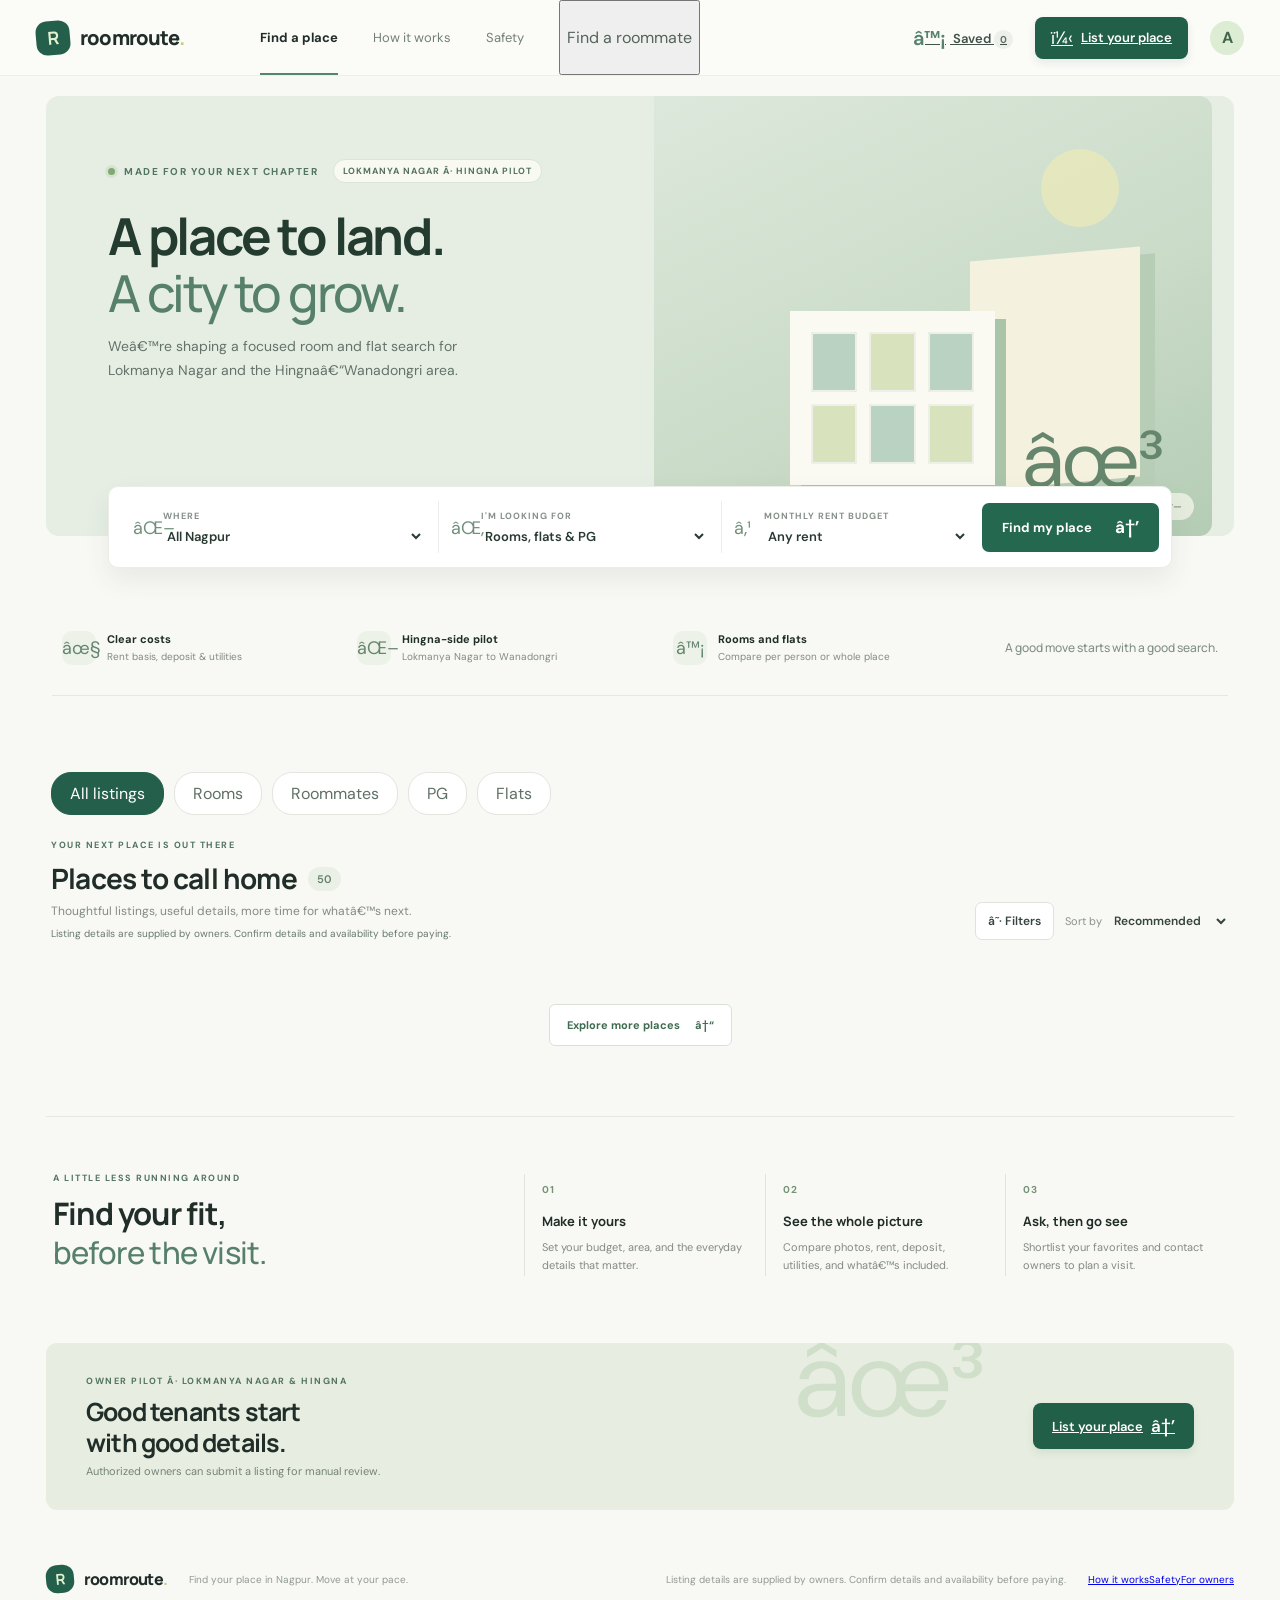
<file: index.html>
<!doctype html>
<html lang="en">
  <head>
    <meta charset="UTF-8" />
    <meta name="viewport" content="width=device-width, initial-scale=1.0" />
    <meta name="theme-color" content="#f6f7f2" />
    <meta name="description" content="Explore rooms and flats around Lokmanya Nagar, Digdoh, Wanadongri, and Hingna Road. Compare rent basis, deposit, utilities, and furnishing." />
    <title>RoomRoute â€” Find your place in Nagpur</title>
    <link rel="preconnect" href="https://fonts.googleapis.com" />
    <link rel="preconnect" href="https://fonts.gstatic.com" crossorigin />
    <link href="https://fonts.googleapis.com/css2?family=DM+Sans:wght@400;500;600;700&family=Manrope:wght@500;600;700;800&display=swap" rel="stylesheet" />
    <link rel="stylesheet" href="styles.css?v=20261028a" />
  </head>
  <body>
    <header class="topbar">
      <a class="brand" href="#" aria-label="RoomRoute home"><span class="brand-icon">R</span><span>roomroute<span class="brand-dot">.</span></span></a>
      <nav class="main-nav" aria-label="Main navigation"><a class="nav-link active" href="/">Find a place</a><a class="nav-link" href="/how-it-works.html">How it works</a><a class="nav-link" href="/safety.html">Safety</a><button class="nav-link" id="roommateMode" type="button">Find a roommate</button></nav>
      <div class="top-actions"><a class="saved-link" href="/saved.html"><span>â™¡</span> Saved <b id="savedCount">0</b></a><a class="owner-button" href="/owners.html"><span class="owner-plus">ï¼‹</span> List your place</a><button class="avatar" id="avatarButton" aria-label="Sign in or create an account">A</button></div>
      <button class="mobile-menu" id="mobileMenu" aria-label="Open menu">â˜°</button>
    </header>
    <main>
      <section class="hero" id="homes">
        <div class="hero-copy"><div class="eyebrow"><span class="live-dot"></span> MADE FOR YOUR NEXT CHAPTER <span class="city-pill">LOKMANYA NAGAR Â· HINGNA PILOT</span></div><h1>A place to land.<br /><em>A city to grow.</em></h1><p>Weâ€™re shaping a focused room and flat search for Lokmanya Nagar and the Hingnaâ€“Wanadongri area.</p></div>
        <div class="hero-art" aria-hidden="true"><div class="sun"></div><div class="building building-back"></div><div class="building building-front"><i></i><i></i><i></i><i></i><i></i><i></i></div><div class="plant">âœ³</div><div class="art-label">A better way to find home <span>â†—</span></div></div>
        <div class="search-panel"><label class="search-field location-field"><span class="field-icon">âŒ–</span><span class="field-label">WHERE</span><select id="areaFilter" aria-label="Choose Nagpur area"><option value="">All Nagpur</option></select></label><label class="search-field"><span class="field-icon">âŒ‚</span><span class="field-label">I'M LOOKING FOR</span><select id="typeFilter" aria-label="Property type"><option value="">Rooms, flats & PG</option><option value="Private room">Private room</option><option value="Shared room">Shared room</option><option value="PG accommodation">PG accommodation</option><option value="Roommate wanted">Roommate wanted</option><option value="1 BHK flat">1 BHK flat</option><option value="2 BHK flat">2 BHK flat</option></select></label><label class="search-field budget-field"><span class="field-icon">â‚¹</span><span class="field-label">MONTHLY RENT BUDGET</span><select id="budgetFilter" aria-label="Maximum monthly rent"><option value="">Any rent</option><option value="8000">Up to â‚¹8,000</option><option value="12000">Up to â‚¹12,000</option><option value="18000">Up to â‚¹18,000</option><option value="25000">Up to â‚¹25,000</option></select></label><button class="search-button" id="searchButton">Find my place <span>â†’</span></button></div>
      </section>
      <section class="trust-strip"><div><span class="trust-icon">âœ§</span><span><b>Clear costs</b><small>Rent basis, deposit & utilities</small></span></div><div><span class="trust-icon">âŒ–</span><span><b>Hingna-side pilot</b><small>Lokmanya Nagar to Wanadongri</small></span></div><div><span class="trust-icon">â™¡</span><span><b>Rooms and flats</b><small>Compare per person or whole place</small></span></div><div class="trust-note">A good move starts with a good search.</div></section>
      <section class="listing-section" id="listingSection"><div class="category-tabs" role="tablist" aria-label="Home type"><button class="category-tab active" type="button" data-category="all" role="tab" aria-selected="true">All listings</button><button class="category-tab" type="button" data-category="rooms" role="tab" aria-selected="false">Rooms</button><button class="category-tab" type="button" data-category="roommates" role="tab" aria-selected="false">Roommates</button><button class="category-tab" type="button" data-category="pg" role="tab" aria-selected="false">PG</button><button class="category-tab" type="button" data-category="flats" role="tab" aria-selected="false">Flats</button></div><div class="section-heading"><div><div class="eyebrow small-eyebrow">YOUR NEXT PLACE IS OUT THERE</div><h2 id="resultsTitle">Places to call home <span class="count-pill" id="resultCount">50</span></h2><p>Thoughtful listings, useful details, more time for whatâ€™s next.</p><p class="preview-label" id="inventoryNotice">Listing details are supplied by owners. Confirm details and availability before paying.</p></div><div class="sort-wrap"><button class="filter-button" id="filterToggle">â˜· <span>Filters</span><b id="filterBadge" hidden>0</b></button><label class="sort-select">Sort by <select id="sortFilter"><option value="recommended">Recommended</option><option value="rent-low">Rent: low to high</option><option value="rent-high">Rent: high to low</option><option value="newest">Recently added</option></select></label></div></div>
        <div class="filter-drawer" id="filterDrawer" hidden><label>Room setup<select id="setupFilter"><option value="">Any setup</option><option>Private</option><option>Shared</option></select></label><label>Furnishing<select id="furnishFilter"><option value="">Any</option><option>Fully furnished</option><option>Semi furnished</option><option>Unfurnished</option></select></label><label>Household preference<select id="genderFilter"><option value="">Any</option><option value="women">Women</option><option value="men">Men</option></select></label><label>Step-free access<select id="accessibleFilter"><option value="">Any</option><option value="yes">Accessible</option></select></label><label>Pets<select id="petsFilter"><option value="">Any</option><option value="yes">Pet friendly</option></select></label><label>Students<select id="studentsFilter"><option value="">Any</option><option value="yes">Student eligible</option></select></label><label>Laundry<select id="laundryFilter"><option value="">Any</option><option value="yes">Laundry available</option></select></label><label>Air conditioning<select id="acFilter"><option value="">Any</option><option value="yes">Air conditioning</option></select></label><label>Parking<select id="parkingFilter"><option value="">Any</option><option value="yes">Parking available</option></select></label><label>Utilities<select id="utilityFilter"><option value="">Any</option><option value="included">Electricity included</option><option value="separate">Separate electricity bill</option></select></label><button id="clearFilters" class="clear-button">Clear all</button></div>
        <div class="active-filters" id="activeFilters"></div><div class="listing-grid" id="listingGrid" aria-live="polite"></div><div class="empty-state" id="emptyState" hidden><span>âŒ‚</span><h3>No places match just yet</h3><p>Try widening your budget or clearing a filter.</p><button class="text-button" id="emptyClear">Clear all filters â†’</button></div><button class="load-more" id="loadMore">Explore more places <span>â†“</span></button>
      </section>
      <section class="how-section" id="how"><div><div class="eyebrow small-eyebrow">A LITTLE LESS RUNNING AROUND</div><h2>Find your fit,<br /><em>before the visit.</em></h2></div><div class="how-steps"><article><span>01</span><h3>Make it yours</h3><p>Set your budget, area, and the everyday details that matter.</p></article><article><span>02</span><h3>See the whole picture</h3><p>Compare photos, rent, deposit, utilities, and whatâ€™s included.</p></article><article><span>03</span><h3>Ask, then go see</h3><p>Shortlist your favorites and contact owners to plan a visit.</p></article></div></section>
      <section class="owner-cta"><div><div class="eyebrow small-eyebrow">OWNER PILOT Â· LOKMANYA NAGAR & HINGNA</div><h2>Good tenants start<br />with good details.</h2><p>Authorized owners can submit a listing for manual review.</p></div><a class="owner-button large" href="/owners.html">List your place <span>â†’</span></a><div class="cta-spark">âœ³</div></section>
    </main>
    <footer><a class="brand" href="/"><span class="brand-icon">R</span><span>roomroute<span class="brand-dot">.</span></span></a><span>Find your place in Nagpur. Move at your pace.</span><span class="demo-disclaimer" id="demoDisclaimer">Listing details are supplied by owners. Confirm details and availability before paying.</span><nav aria-label="Footer"><a href="/how-it-works.html">How it works</a><a href="/safety.html">Safety</a><a href="/owners.html">For owners</a></nav></footer>
    <div class="toast" id="toast" role="status" aria-live="polite"></div>
    <div class="modal-backdrop" id="modalBackdrop" hidden><section class="modal" role="dialog" aria-modal="true" aria-labelledby="modalTitle"><button class="modal-close" id="modalClose" aria-label="Close">Ã—</button><div id="modalContent"></div></section></div>
    <script src="app.js?v=20261028a"></script>
  </body>
</html>
</file>
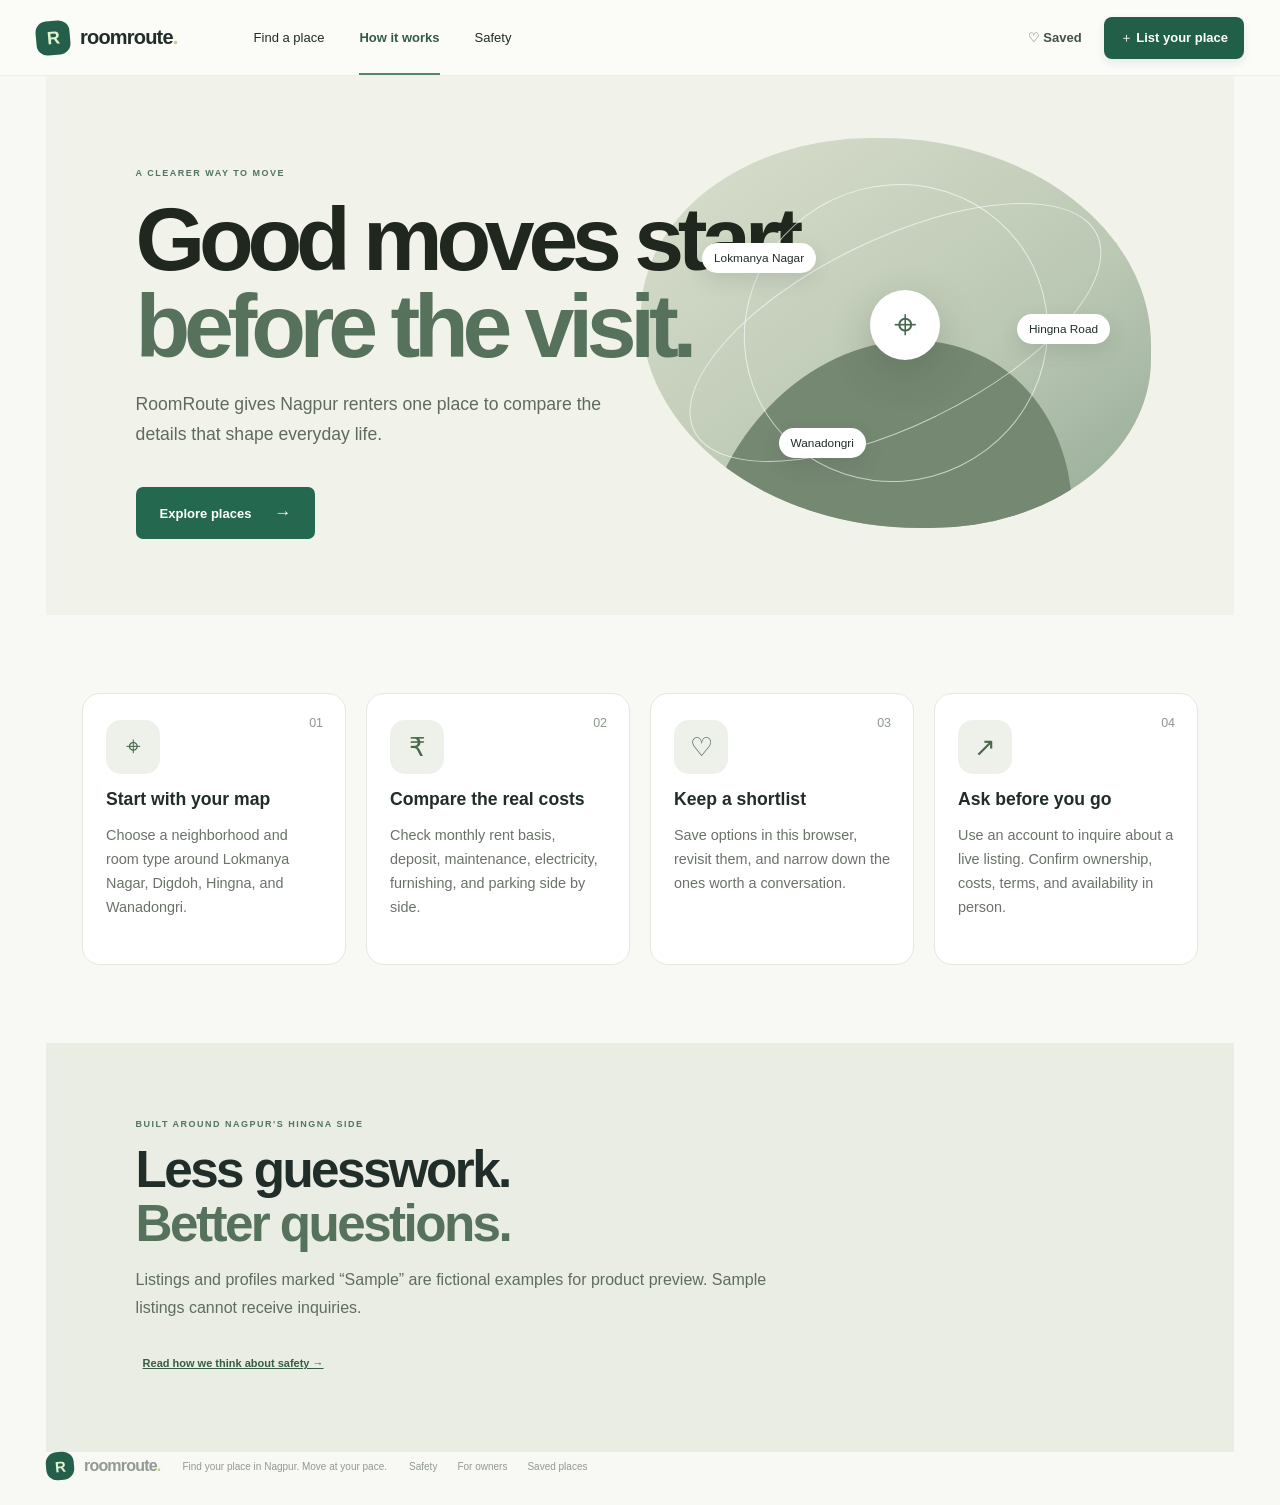
<file: how-it-works.html>
<!doctype html>
<html lang="en"><head><meta charset="UTF-8"><meta name="viewport" content="width=device-width, initial-scale=1"><meta name="description" content="A clear, simple way to search rooms and flats around Nagpur's Hingna side."><meta name="theme-color" content="#f6f7f2"><title>How RoomRoute works — RoomRoute Nagpur</title><link rel="stylesheet" href="styles.css?v=20261027a"><link rel="stylesheet" href="pages.css?v=20261027a"></head><body class="brand-page process-page">
<header class="topbar"><a class="brand" href="/"><span class="brand-icon">R</span><span>roomroute<span class="brand-dot">.</span></span></a><nav class="main-nav" aria-label="Main navigation"><a class="nav-link" href="/">Find a place</a><a class="nav-link active" href="/how-it-works.html">How it works</a><a class="nav-link" href="/safety.html">Safety</a></nav><div class="top-actions"><a class="saved-link" href="/saved.html">♡ Saved</a><a class="owner-button" href="/owners.html">＋ List your place</a></div><button class="mobile-menu" aria-label="Open menu">☰</button></header>
<main><section class="subhero"><div class="eyebrow small-eyebrow">A CLEARER WAY TO MOVE</div><h1>Good moves start<br><em>before the visit.</em></h1><p>RoomRoute gives Nagpur renters one place to compare the details that shape everyday life.</p><a class="search-button page-cta" href="/#homes">Explore places <span>→</span></a><div class="process-art" aria-hidden="true"><div class="process-orbit orbit-one"></div><div class="process-orbit orbit-two"></div><div class="process-pin">⌖</div><span class="orbit-label label-a">Lokmanya Nagar</span><span class="orbit-label label-b">Hingna Road</span><span class="orbit-label label-c">Wanadongri</span></div></section>
<section class="process-grid"><article><span class="step-number">01</span><div class="step-icon">⌖</div><h2>Start with your map</h2><p>Choose a neighborhood and room type around Lokmanya Nagar, Digdoh, Hingna, and Wanadongri.</p></article><article><span class="step-number">02</span><div class="step-icon">₹</div><h2>Compare the real costs</h2><p>Check monthly rent basis, deposit, maintenance, electricity, furnishing, and parking side by side.</p></article><article><span class="step-number">03</span><div class="step-icon">♡</div><h2>Keep a shortlist</h2><p>Save options in this browser, revisit them, and narrow down the ones worth a conversation.</p></article><article><span class="step-number">04</span><div class="step-icon">↗</div><h2>Ask before you go</h2><p>Use an account to inquire about a live listing. Confirm ownership, costs, terms, and availability in person.</p></article></section>
<section class="page-note"><div class="eyebrow small-eyebrow">BUILT AROUND NAGPUR'S HINGNA SIDE</div><h2>Less guesswork.<br><em>Better questions.</em></h2><p>Listings and profiles marked “Sample” are fictional examples for product preview. Sample listings cannot receive inquiries.</p><a class="text-button" href="/safety.html">Read how we think about safety →</a></section></main><footer><a class="brand" href="/"><span class="brand-icon">R</span><span>roomroute<span class="brand-dot">.</span></span></a><span>Find your place in Nagpur. Move at your pace.</span><nav aria-label="Footer"><a href="/safety.html">Safety</a><a href="/owners.html">For owners</a><a href="/saved.html">Saved places</a></nav></footer><script src="nav.js?v=20261027a"></script><script src="nav.js?v=20261027a"></script></body></html>
</file>
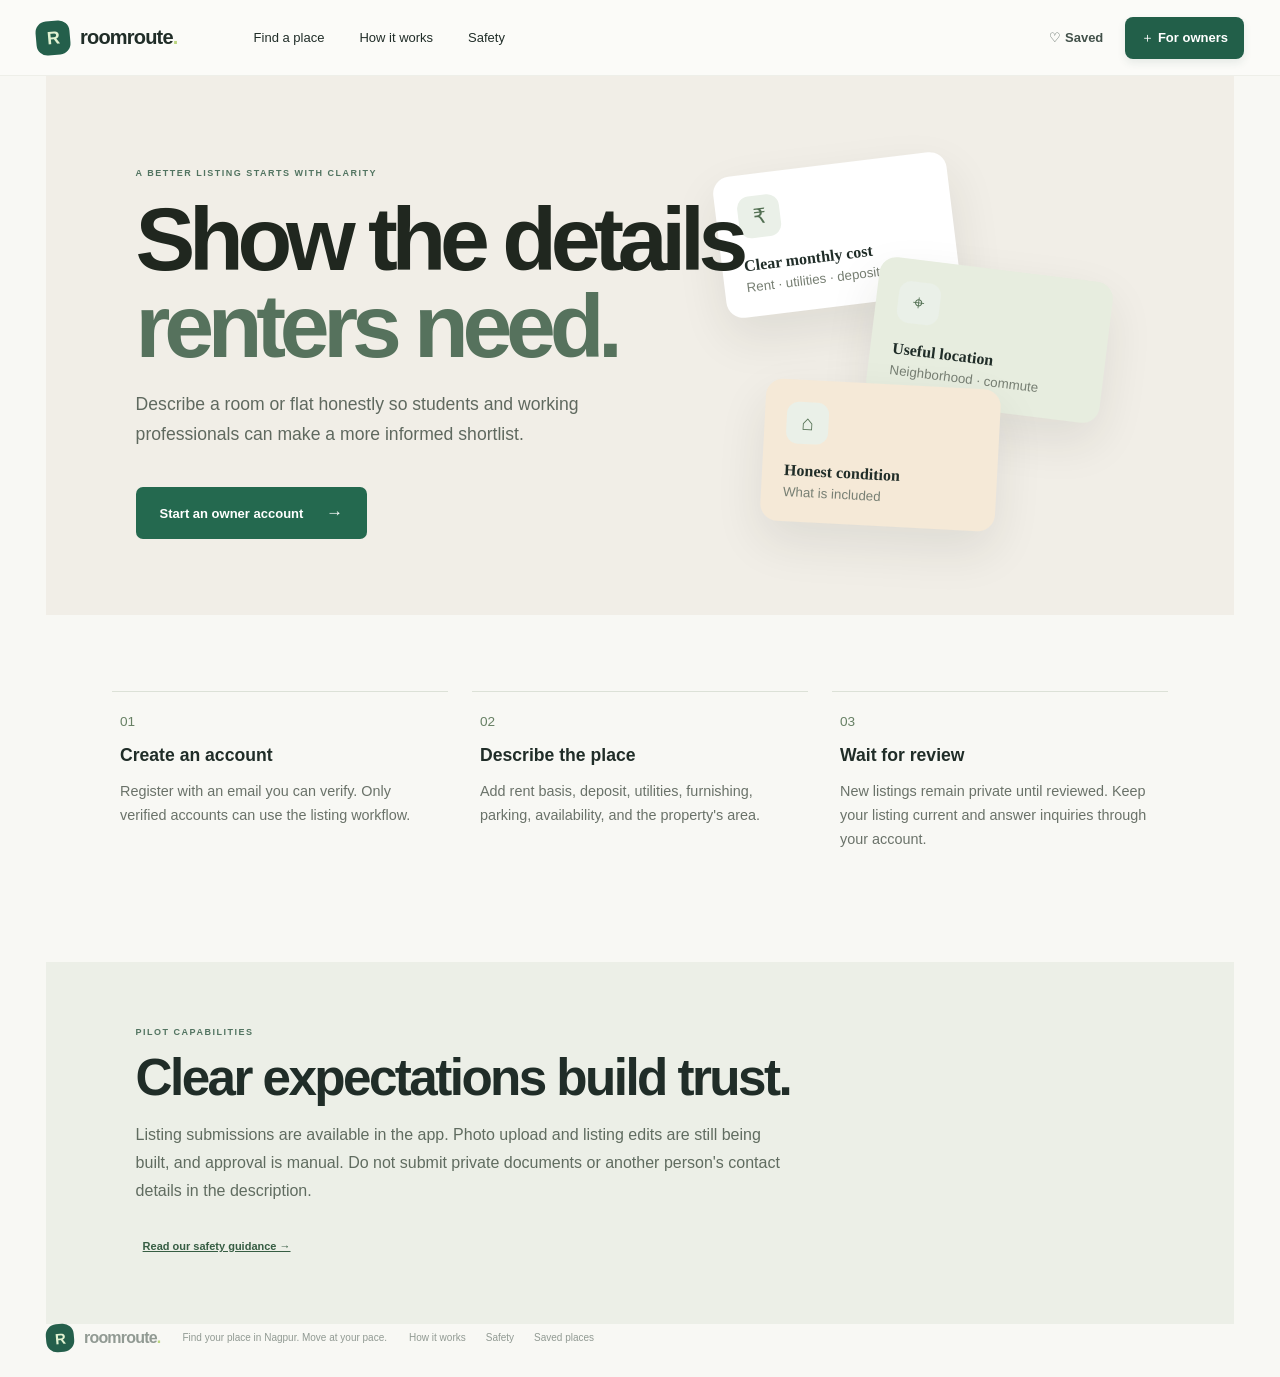
<file: owners.html>
<!doctype html>
<html lang="en"><head><meta charset="UTF-8"><meta name="viewport" content="width=device-width, initial-scale=1"><meta name="description" content="Share a clear room or flat listing with Nagpur renters through RoomRoute."><meta name="theme-color" content="#f6f7f2"><title>For owners — RoomRoute Nagpur</title><link rel="stylesheet" href="styles.css?v=20261027a"><link rel="stylesheet" href="pages.css?v=20261027a"></head><body class="brand-page owners-page">
<header class="topbar"><a class="brand" href="/"><span class="brand-icon">R</span><span>roomroute<span class="brand-dot">.</span></span></a><nav class="main-nav" aria-label="Main navigation"><a class="nav-link" href="/">Find a place</a><a class="nav-link" href="/how-it-works.html">How it works</a><a class="nav-link" href="/safety.html">Safety</a></nav><div class="top-actions"><a class="saved-link" href="/saved.html">♡ Saved</a><a class="owner-button" href="/owners.html" aria-current="page">＋ For owners</a></div><button class="mobile-menu" aria-label="Open menu">☰</button></header>
<main><section class="subhero owner-hero"><div class="eyebrow small-eyebrow">A BETTER LISTING STARTS WITH CLARITY</div><h1>Show the details<br><em>renters need.</em></h1><p>Describe a room or flat honestly so students and working professionals can make a more informed shortlist.</p><a class="search-button page-cta" href="/?join=owner">Start an owner account <span>→</span></a><div class="owner-art" aria-hidden="true"><div class="owner-art-card"><span>₹</span><b>Clear monthly cost</b><small>Rent · utilities · deposit</small></div><div class="owner-art-card second"><span>⌖</span><b>Useful location</b><small>Neighborhood · commute</small></div><div class="owner-art-card third"><span>⌂</span><b>Honest condition</b><small>What is included</small></div></div></section>
<section class="owner-steps"><article><span>01</span><h2>Create an account</h2><p>Register with an email you can verify. Only verified accounts can use the listing workflow.</p></article><article><span>02</span><h2>Describe the place</h2><p>Add rent basis, deposit, utilities, furnishing, parking, availability, and the property's area.</p></article><article><span>03</span><h2>Wait for review</h2><p>New listings remain private until reviewed. Keep your listing current and answer inquiries through your account.</p></article></section>
<section class="owner-limits"><div class="eyebrow small-eyebrow">PILOT CAPABILITIES</div><h2>Clear expectations build trust.</h2><p>Listing submissions are available in the app. Photo upload and listing edits are still being built, and approval is manual. Do not submit private documents or another person's contact details in the description.</p><a class="text-button" href="/safety.html">Read our safety guidance →</a></section></main><footer><a class="brand" href="/"><span class="brand-icon">R</span><span>roomroute<span class="brand-dot">.</span></span></a><span>Find your place in Nagpur. Move at your pace.</span><nav aria-label="Footer"><a href="/how-it-works.html">How it works</a><a href="/safety.html">Safety</a><a href="/saved.html">Saved places</a></nav></footer><script src="nav.js?v=20261027a"></script></body></html>
</file>
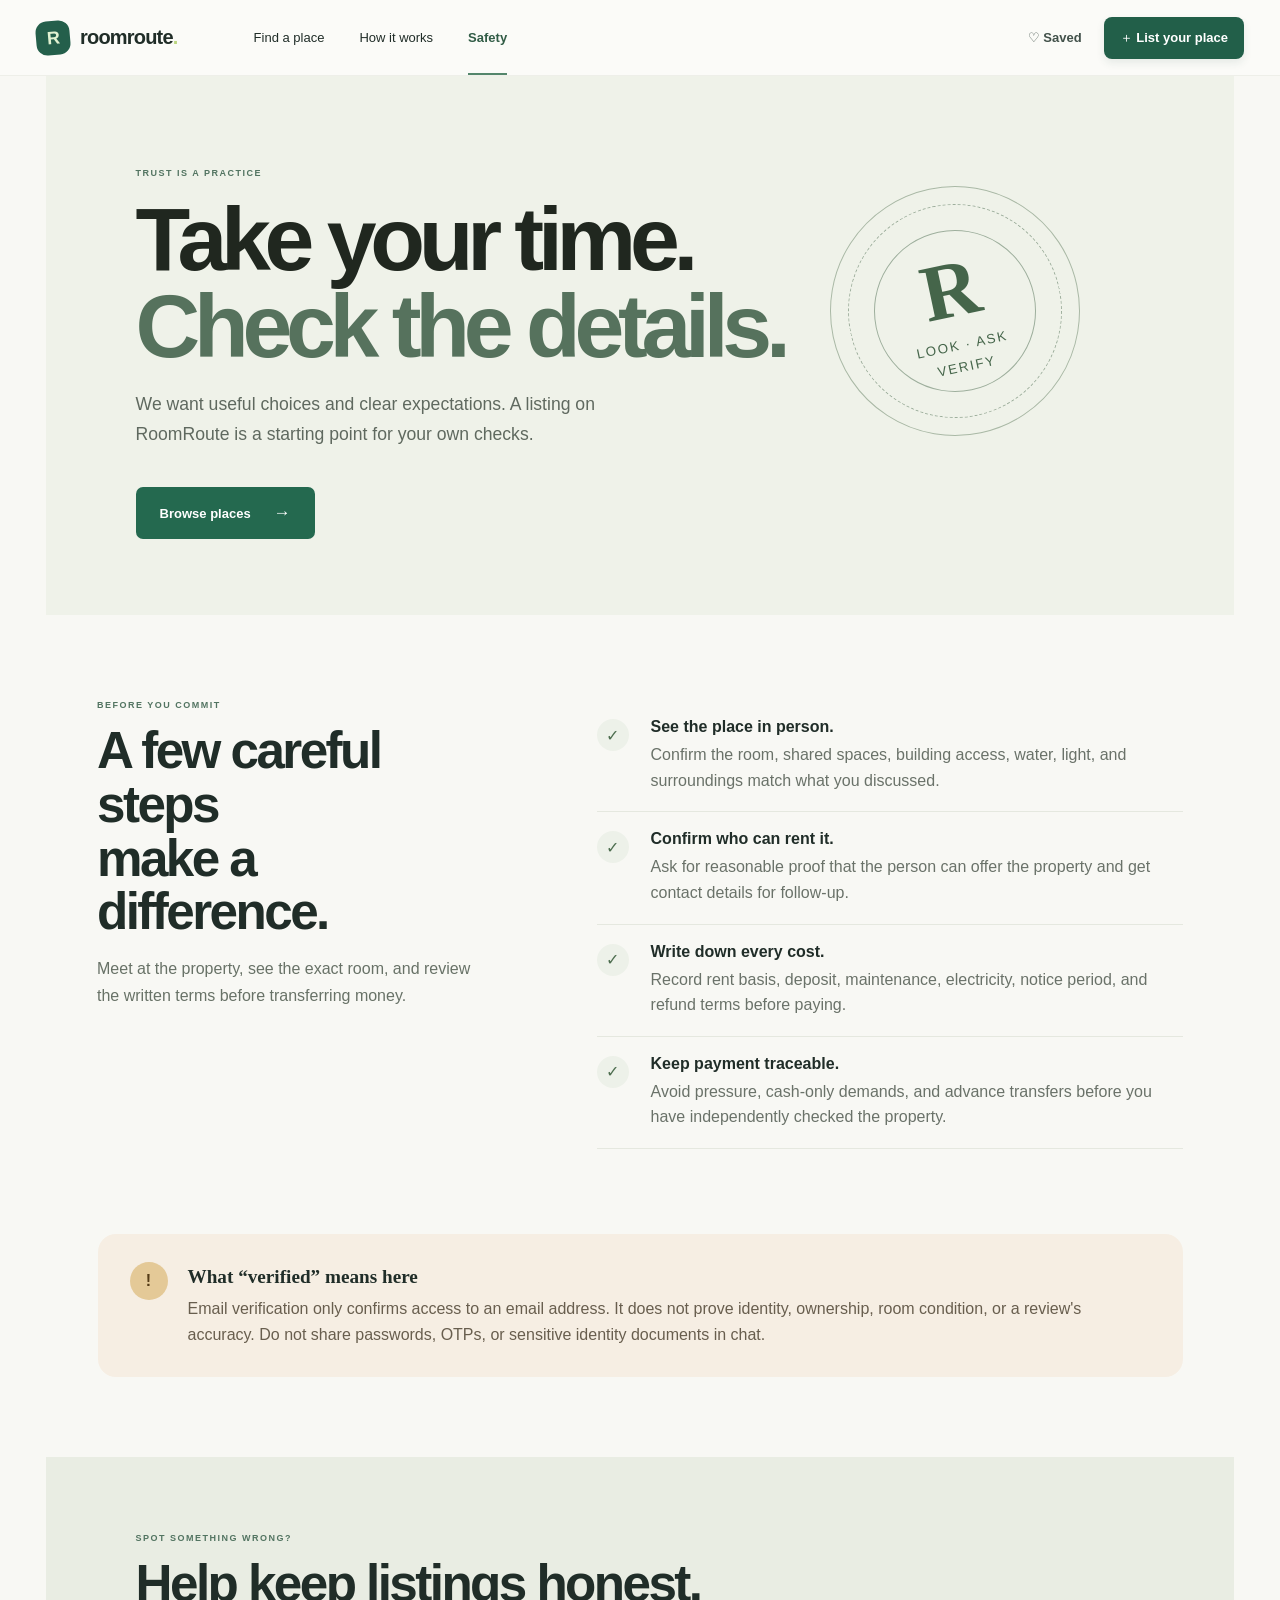
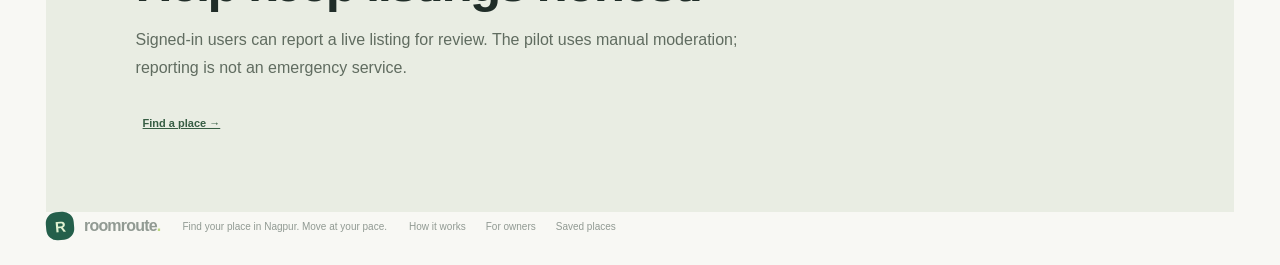
<file: safety.html>
<!doctype html>
<html lang="en"><head><meta charset="UTF-8"><meta name="viewport" content="width=device-width, initial-scale=1"><meta name="description" content="Practical checks for safer room and flat searches with RoomRoute."><meta name="theme-color" content="#f6f7f2"><title>Safety & trust — RoomRoute Nagpur</title><link rel="stylesheet" href="styles.css?v=20261027a"><link rel="stylesheet" href="pages.css?v=20261027a"></head><body class="brand-page safety-page">
<header class="topbar"><a class="brand" href="/"><span class="brand-icon">R</span><span>roomroute<span class="brand-dot">.</span></span></a><nav class="main-nav" aria-label="Main navigation"><a class="nav-link" href="/">Find a place</a><a class="nav-link" href="/how-it-works.html">How it works</a><a class="nav-link active" href="/safety.html">Safety</a></nav><div class="top-actions"><a class="saved-link" href="/saved.html">♡ Saved</a><a class="owner-button" href="/owners.html">＋ List your place</a></div><button class="mobile-menu" aria-label="Open menu">☰</button></header>
<main><section class="subhero safety-hero"><div class="eyebrow small-eyebrow">TRUST IS A PRACTICE</div><h1>Take your time.<br><em>Check the details.</em></h1><p>We want useful choices and clear expectations. A listing on RoomRoute is a starting point for your own checks.</p><a class="search-button page-cta" href="/#homes">Browse places <span>→</span></a><div class="safety-seal" aria-hidden="true"><span>R</span><small>LOOK · ASK<br>VERIFY</small></div></section>
<section class="safety-layout"><div><div class="eyebrow small-eyebrow">BEFORE YOU COMMIT</div><h2>A few careful steps<br>make a difference.</h2><p>Meet at the property, see the exact room, and review the written terms before transferring money.</p></div><ol class="safety-checks"><li><b>See the place in person.</b><span>Confirm the room, shared spaces, building access, water, light, and surroundings match what you discussed.</span></li><li><b>Confirm who can rent it.</b><span>Ask for reasonable proof that the person can offer the property and get contact details for follow-up.</span></li><li><b>Write down every cost.</b><span>Record rent basis, deposit, maintenance, electricity, notice period, and refund terms before paying.</span></li><li><b>Keep payment traceable.</b><span>Avoid pressure, cash-only demands, and advance transfers before you have independently checked the property.</span></li></ol></section>
<section class="safety-warning"><span>!</span><div><h2>What “verified” means here</h2><p>Email verification only confirms access to an email address. It does not prove identity, ownership, room condition, or a review's accuracy. Do not share passwords, OTPs, or sensitive identity documents in chat.</p></div></section><section class="page-note"><div class="eyebrow small-eyebrow">SPOT SOMETHING WRONG?</div><h2>Help keep listings honest.</h2><p>Signed-in users can report a live listing for review. The pilot uses manual moderation; reporting is not an emergency service.</p><a class="text-button" href="/#homes">Find a place →</a></section></main><footer><a class="brand" href="/"><span class="brand-icon">R</span><span>roomroute<span class="brand-dot">.</span></span></a><span>Find your place in Nagpur. Move at your pace.</span><nav aria-label="Footer"><a href="/how-it-works.html">How it works</a><a href="/owners.html">For owners</a><a href="/saved.html">Saved places</a></nav></footer><script src="nav.js?v=20261027a"></script></body></html>
</file>
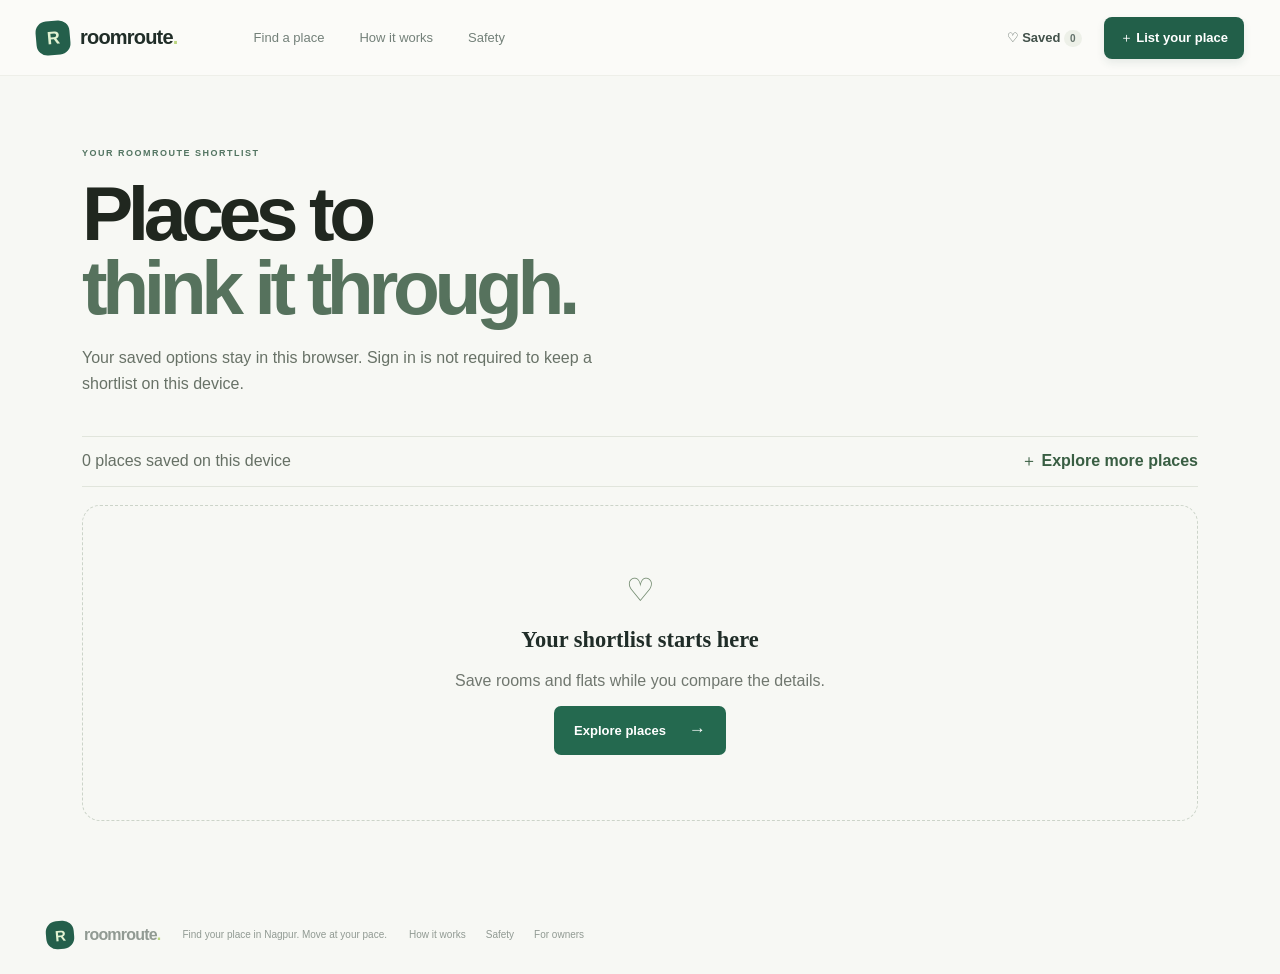
<file: saved.html>
<!doctype html>
<html lang="en"><head><meta charset="UTF-8"><meta name="viewport" content="width=device-width, initial-scale=1"><meta name="description" content="Review and manage the rooms and flats you shortlisted on RoomRoute."><meta name="theme-color" content="#f6f7f2"><title>Your shortlist — RoomRoute Nagpur</title><link rel="stylesheet" href="styles.css?v=20261027a"><link rel="stylesheet" href="pages.css?v=20261027a"></head><body class="shortlist-page"><header class="topbar"><a class="brand" href="/"><span class="brand-icon">R</span><span>roomroute<span class="brand-dot">.</span></span></a><nav class="main-nav" aria-label="Main navigation"><a class="nav-link" href="/">Find a place</a><a class="nav-link" href="/how-it-works.html">How it works</a><a class="nav-link" href="/safety.html">Safety</a></nav><div class="top-actions"><a class="saved-link" href="/saved.html" aria-current="page">♡ Saved <b id="savedCount">0</b></a><a class="owner-button" href="/owners.html">＋ List your place</a></div><button class="mobile-menu" aria-label="Open menu">☰</button></header><main class="shortlist-main"><div class="eyebrow small-eyebrow">YOUR ROOMROUTE SHORTLIST</div><h1>Places to<br><em>think it through.</em></h1><p class="shortlist-intro">Your saved options stay in this browser. Sign in is not required to keep a shortlist on this device.</p><div class="shortlist-toolbar"><span id="shortlistSummary">Loading your shortlist…</span><a href="/#homes">＋ Explore more places</a></div><div id="savedGrid" class="listing-grid" aria-live="polite"></div><div id="savedEmpty" class="shortlist-empty" hidden><span>♡</span><h2>Your shortlist starts here</h2><p>Save rooms and flats while you compare the details.</p><a class="search-button" href="/#homes">Explore places <span>→</span></a></div><div id="savedError" class="server-error" hidden></div></main><footer><a class="brand" href="/"><span class="brand-icon">R</span><span>roomroute<span class="brand-dot">.</span></span></a><span>Find your place in Nagpur. Move at your pace.</span><nav aria-label="Footer"><a href="/how-it-works.html">How it works</a><a href="/safety.html">Safety</a><a href="/owners.html">For owners</a></nav></footer><script src="saved.js?v=20261027a"></script><script src="nav.js?v=20261027a"></script></body></html>
</file>
<file: styles.css>
:root{font-family:"DM Sans",sans-serif;color:#202d28;background:#f8f8f4;font-synthesis:none;text-rendering:optimizeLegibility;font-optical-sizing:auto;font-weight:400;--ink:#202d28;--muted:#78827d;--line:#e6e8e1;--green:#246d52;--green-dark:#194f3e;--cream:#f8f8f4;--white:#fff;--lime:#d1ed8d;--shadow:0 8px 24px #1b34200b}*{box-sizing:border-box}body{margin:0;min-width:360px}button,input,select,textarea{font:inherit}button{cursor:pointer}button:focus-visible,a:focus-visible,select:focus-visible,input:focus-visible,textarea:focus-visible{outline:3px solid #a4cf80;outline-offset:2px}.topbar{height:76px;padding:0 max(calc((100vw - 1260px)/2),36px);display:flex;align-items:center;gap:76px;background:#fbfbf8;border-bottom:1px solid #eeefe9;position:relative;z-index:4}.brand{display:flex;align-items:center;gap:10px;color:var(--ink);font:800 20px Manrope,sans-serif;letter-spacing:-.8px;text-decoration:none;white-space:nowrap}.brand-icon{width:34px;height:34px;display:grid;place-items:center;background:#245f4b;color:#e1f2d1;border-radius:11px;font:700 18px Manrope,sans-serif;transform:rotate(-5deg)}.brand-dot{color:#bbd67f}.main-nav{display:flex;align-items:center;gap:35px;height:100%;flex:1}.nav-link{height:100%;display:flex;align-items:center;text-decoration:none;color:#738079;font-size:13px;position:relative}.nav-link.active{color:var(--ink);font-weight:700}.nav-link.active:after{content:"";position:absolute;bottom:0;left:0;right:0;height:2px;background:#53866b}.top-actions{display:flex;align-items:center;gap:22px}.saved-link{border:0;background:none;color:#42514a;font-size:13px;font-weight:600}.saved-link span{font-size:20px;vertical-align:-2px;margin-right:4px;color:#56816c}.saved-link b{font-size:10px;color:#62716a;background:#edf0e8;padding:3px 6px;border-radius:10px}.owner-button{height:42px;padding:0 16px;border:0;border-radius:8px;background:#225f49;color:white;font-weight:600;font-size:13px;display:inline-flex;align-items:center;gap:8px;box-shadow:0 4px 9px #1c4c3b18}.owner-button:hover,.search-button:hover{background:#174d3a;transform:translateY(-1px)}.owner-plus{font-size:18px;font-weight:400}.avatar{height:34px;width:34px;border-radius:50%;border:0;background:#dcedd3;color:#42664d;font-weight:700}.mobile-menu{display:none;border:0;background:none;font-size:22px;color:#40524a}main{max-width:1260px;margin:0 auto;padding:0 36px}.hero{min-height:440px;margin-top:20px;border-radius:13px;position:relative;overflow:visible;background:#e6eee3;padding:63px 62px 106px;display:flex;align-items:flex-start}.hero-copy{position:relative;z-index:2;max-width:530px}.eyebrow{font-size:10px;letter-spacing:1.5px;font-weight:700;color:#527461;display:flex;gap:9px;align-items:center}.live-dot{width:7px;height:7px;background:#81a873;border-radius:50%;box-shadow:0 0 0 3px #d5e4d1}.city-pill{font-size:9px;color:#55715e;background:#f8faf1;border:1px solid #d9e5d5;border-radius:20px;padding:5px 9px;letter-spacing:1px;margin-left:6px}.hero h1{font:700 51px/1.12 Manrope,sans-serif;letter-spacing:-2.2px;margin:24px 0 14px;color:#243b30}.hero h1 em,.how-section h2 em{font-weight:500;color:#56806a}.hero-copy>p{font-size:14px;line-height:1.7;color:#64736a;max-width:395px;margin:0}.hero-art{position:absolute;right:22px;top:0;bottom:0;width:47%;overflow:hidden;border-radius:0 13px 13px 0;background:linear-gradient(155deg,#dce8db 0%,#cadbc8 58%,#b4ccb4 100%)}.sun{position:absolute;right:93px;top:53px;width:78px;height:78px;border-radius:50%;background:#e6e9bd;opacity:.92}.building{position:absolute;bottom:52px;background:#fbfaf1;box-shadow:15px 8px 0 #b7cdb6}.building-back{right:72px;width:170px;height:230px;background:#f4f1df;transform:skewY(-5deg)}.building-front{right:217px;width:205px;height:174px;bottom:51px;background:#faf9f2;box-shadow:11px 8px 0 #aac4aa;display:grid;grid-template-columns:repeat(3,1fr);gap:12px;padding:21px}.building-front i{background:#b9d2c1;border-radius:3px;box-shadow:inset 0 0 0 2px #ecf0e8}.building-front i:nth-child(2n){background:#d8e2bd}.plant{position:absolute;right:48px;bottom:36px;font-size:80px;color:#65866c;line-height:1}.art-label{position:absolute;bottom:16px;right:18px;font-size:10px;color:#526b56;background:#f7f7ecbb;border-radius:20px;padding:7px 12px}.art-label span{margin-left:10px}.search-panel{position:absolute;bottom:-32px;left:62px;right:62px;z-index:3;min-height:82px;background:white;border:1px solid #ebede7;border-radius:10px;box-shadow:0 12px 26px #40574815;display:flex;align-items:center;padding:10px 12px}.search-field{position:relative;display:flex;flex-direction:column;gap:5px;padding:9px 14px 7px 42px;flex:1;border-right:1px solid #eceee9;min-width:140px}.location-field{flex:1.15}.budget-field{flex:.9;border:0}.field-icon{position:absolute;left:12px;top:15px;font-size:18px;color:#719079}.field-label{font-size:9px;letter-spacing:1px;color:#859089;font-weight:700}.search-field select{border:0;outline:0;background:white;color:#283a31;font-weight:600;font-size:13px;padding:0;max-width:100%;cursor:pointer}.search-button{min-height:49px;padding:0 20px;border:0;border-radius:7px;background:#24694f;color:white;font-size:13px;font-weight:700;display:inline-flex;align-items:center;justify-content:center;gap:23px;transition:.16s}.search-button span{font-size:17px}.trust-strip{margin:78px 6px 0;min-height:82px;display:flex;align-items:center;justify-content:space-between;gap:18px;border-bottom:1px solid var(--line);padding:0 10px 14px}.trust-strip>div:not(.trust-note){display:flex;align-items:center;gap:11px}.trust-icon{height:34px;width:34px;border-radius:10px;background:#edf2e9;display:grid;place-items:center;color:#64866d;font-size:18px}.trust-strip b,.trust-strip small{display:block}.trust-strip b{font-size:11px;margin-bottom:4px}.trust-strip small{font-size:10px;color:#828a84}.trust-note{font:500 12px Manrope,sans-serif;color:#829087;font-style:italic}.listing-section{padding:66px 5px 70px}.section-heading{display:flex;align-items:flex-end;justify-content:space-between;margin-bottom:23px}.small-eyebrow{font-size:9px;letter-spacing:1.5px}.section-heading h2,.how-section h2,.owner-cta h2{font:700 28px/1.25 Manrope,sans-serif;letter-spacing:-.8px;margin:10px 0 7px}.section-heading h2{display:flex;align-items:center;gap:11px}.count-pill{font:600 11px "DM Sans",sans-serif;letter-spacing:0;color:#63816d;background:#eaf0e6;border-radius:20px;padding:5px 9px}.section-heading p{color:#838b85;font-size:12px;margin:0}.sort-wrap{display:flex;align-items:center;gap:11px}.filter-button{height:38px;border:1px solid #dfe3dc;border-radius:7px;background:#fff;color:#35443c;padding:0 12px;font-size:12px;font-weight:600}.filter-button>b{background:#eaf0e6;border-radius:50%;padding:2px 6px;margin-left:3px;color:#3c7253}.sort-select{font-size:11px;color:#8a928c}.sort-select select{border:0;background:transparent;color:#35443c;font-size:12px;font-weight:600;padding:5px}.filter-drawer{margin:-8px 0 20px;padding:16px;background:white;border:1px solid var(--line);border-radius:9px;display:flex;gap:16px;align-items:end;box-shadow:var(--shadow)}.filter-drawer[hidden]{display:none}.filter-drawer label{display:flex;flex-direction:column;gap:6px;color:#7c8780;font-size:10px;flex:1}.filter-drawer select{height:37px;background:white;border:1px solid #e4e8e0;border-radius:6px;padding:0 9px;color:#334139;font-size:11px}.clear-button{height:37px;border:0;background:#f3f5f0;color:#53705d;border-radius:6px;padding:0 12px;font-size:11px;font-weight:700}.active-filters{display:flex;gap:7px;margin:0 0 13px}.filter-chip{border:1px solid #e2e8dc;background:#f0f4ed;color:#53715d;border-radius:20px;padding:5px 9px;font-size:10px}.filter-chip span{font-size:14px;margin-left:5px}.listing-grid{display:grid;grid-template-columns:repeat(4,minmax(0,1fr));gap:22px 17px}.listing-card{position:relative;min-width:0;border-radius:9px;background:#fff;overflow:hidden;border:1px solid #e9ebe5;box-shadow:0 3px 12px #22332206;transition:transform .18s,box-shadow .18s}.listing-card:hover{transform:translateY(-3px);box-shadow:0 12px 26px #233c2b14}.photo-button{display:block;position:relative;border:0;padding:0;width:100%;height:176px;background:#e5e9e1;overflow:hidden}.photo-button img{width:100%;height:100%;object-fit:cover;display:block;transition:transform .3s}.listing-card:hover .photo-button img{transform:scale(1.025)}.photo-tag{position:absolute;left:10px;bottom:10px;background:#ffffffed;color:#35473c;font-size:9px;font-weight:700;border-radius:4px;padding:6px 8px}.heart-button{position:absolute;top:10px;right:10px;height:31px;width:31px;border-radius:50%;border:1px solid #ffffffa3;background:#ffffffed;color:#53685a;font-size:18px;line-height:1}.heart-button.is-saved{color:#ba5552}.card-content{width:100%;display:block;text-align:left;border:0;background:white;padding:12px 12px 13px;color:inherit}.card-title-row{display:flex;justify-content:space-between;gap:7px;align-items:flex-start}.card-title-row h3{font:700 12px/1.35 Manrope,sans-serif;margin:0;white-space:nowrap;overflow:hidden;text-overflow:ellipsis;max-width:80%}.rating{font-size:10px;color:#8d7438;white-space:nowrap}.card-location{font-size:10px;color:#818c84;margin:7px 0 9px}.card-location span{margin:0 3px;color:#bbc2ba}.feature-chips{display:flex;gap:5px;flex-wrap:wrap}.feature-chips span{font-size:9px;border-radius:4px;background:#f2f4ee;color:#627469;padding:5px 7px}.card-cost{display:flex;justify-content:space-between;align-items:center;border-top:1px solid #eef0ea;margin-top:10px;padding-top:10px;gap:3px}.card-cost strong{font:700 14px Manrope,sans-serif;white-space:nowrap}.card-cost small{font:400 9px "DM Sans",sans-serif;color:#828a84}.card-cost>span{font-size:8px;color:#77857b;text-align:right}.availability{font-size:9px;color:#819188;margin-top:8px}.empty-state{text-align:center;padding:48px 0;color:#758278}.empty-state>span{font-size:44px;color:#9ab39a}.empty-state h3{color:#35453b;font:700 19px Manrope,sans-serif;margin:9px 0}.empty-state p{font-size:12px}.text-button{border:0;background:none;color:#326a50;font-size:11px;font-weight:700;padding:7px}.load-more{display:block;margin:28px auto 0;height:42px;padding:0 17px;border-radius:6px;border:1px solid #d9e2d9;background:#fff;color:#3f6b50;font-size:11px;font-weight:700}.load-more span{margin-left:12px}.load-more[hidden]{display:none}.how-section{border-top:1px solid var(--line);padding:55px 7px 64px;display:grid;grid-template-columns:.8fr 1.4fr;gap:70px;align-items:center}.how-section h2{font-size:31px}.how-section h2 em{font-style:normal}.how-steps{display:grid;grid-template-columns:repeat(3,1fr);gap:19px}.how-steps article{border-left:1px solid #dfe5dc;padding:3px 0 2px 17px}.how-steps article>span{color:#769376;font-size:10px;font-weight:700;letter-spacing:1px}.how-steps h3{font:700 13px Manrope,sans-serif;margin:14px 0 8px}.how-steps p{color:#828b84;font-size:11px;line-height:1.65;margin:0}.owner-cta{position:relative;overflow:hidden;border-radius:11px;background:#e7eee1;padding:32px 40px;display:flex;align-items:center;justify-content:space-between;margin-bottom:55px}.owner-cta h2{font-size:25px;margin:9px 0 6px}.owner-cta p{font-size:11px;color:#748277;margin:0}.owner-button.large{height:46px;padding:0 19px}.owner-button.large span{font-size:17px}.cta-spark{position:absolute;right:248px;top:-34px;font-size:108px;color:#d0dfca;pointer-events:none}footer{max-width:1260px;margin:auto;padding:0 36px 25px;display:flex;align-items:center;gap:22px;color:#919a93;font-size:10px}footer .brand{font-size:16px}footer .brand-icon{width:28px;height:28px;font-size:15px}.demo-disclaimer{margin-left:auto}.toast{position:fixed;z-index:20;bottom:25px;left:50%;transform:translate(-50%,15px);opacity:0;pointer-events:none;background:#263e32;color:white;padding:12px 18px;border-radius:8px;font-size:12px;box-shadow:0 9px 30px #13271c33;transition:.2s}.toast.show{transform:translate(-50%,0);opacity:1}.modal-backdrop{position:fixed;z-index:15;inset:0;background:#19251fcc;display:grid;place-items:center;padding:24px}.modal-backdrop[hidden]{display:none}.modal{width:min(790px,100%);max-height:min(90vh,900px);overflow:auto;border-radius:12px;background:white;position:relative;box-shadow:0 24px 75px #111c1880}.modal-close{position:sticky;z-index:2;top:12px;float:right;margin:12px 12px -46px 0;border:0;background:#ffffffef;width:34px;height:34px;border-radius:50%;font-size:24px;color:#34463b;box-shadow:0 2px 10px #0002}.detail-gallery{height:250px;display:grid;grid-template-columns:1.5fr 1fr;gap:4px;background:#edf0e9}.detail-gallery img{width:100%;height:250px;object-fit:cover}.detail-gallery img:nth-child(2){height:250px}.detail-body{padding:26px 34px 30px}.detail-eyebrow{font-size:9px;font-weight:700;letter-spacing:1.3px;color:#66836d}.detail-eyebrow span{margin:0 6px}.detail-body h2,.dashboard-head h2{font:700 26px/1.25 Manrope,sans-serif;margin:9px 0 7px;letter-spacing:-.7px}.detail-summary,.dashboard-head p{font-size:12px;color:#77827a;line-height:1.6;margin:0 0 18px}.detail-price{font:700 21px Manrope,sans-serif;color:#2e654b;padding:13px 0;border-block:1px solid #edf0ea}.detail-price small{font:400 11px "DM Sans",sans-serif;color:#829087}.detail-price>span{float:right;font:500 12px "DM Sans",sans-serif;color:#57675d;padding-top:7px}.detail-facts{display:grid;grid-template-columns:repeat(4,1fr);gap:13px;padding:17px 0;border-bottom:1px solid #edf0ea}.detail-facts small,.owner-stats small{display:block;font-size:8px;letter-spacing:.7px;color:#929b94;margin-bottom:7px}.detail-facts b{display:block;font-size:11px}.amenity-heading{font:700 13px Manrope,sans-serif;margin:19px 0 11px}.amenity-list{display:flex;gap:8px;flex-wrap:wrap}.amenity-list span{font-size:10px;color:#55705c;background:#f1f5ee;border-radius:5px;padding:7px 9px}.owner-card{margin-top:20px;padding:12px;border:1px solid #ecefe9;border-radius:8px;display:flex;align-items:center;gap:10px}.owner-avatar{width:35px;height:35px;border-radius:50%;display:grid;place-items:center;background:#e8f0e5;color:#4b7457;font-weight:700}.owner-card b,.owner-card small{display:block}.owner-card b{font-size:11px}.owner-card small{font-size:9px;color:#8b948e;margin-top:3px}.demo-verified{margin-left:auto;color:#64836b;font-size:9px}.location-note{font-size:11px;color:#576b5e;margin:17px 0 5px}.location-note span{display:block;font-size:9px;color:#8b938c;margin:5px 0 0 17px}.inquiry-form{display:flex;flex-direction:column;gap:9px;margin-top:16px}.inquiry-form label{font-size:11px;font-weight:700;color:#46574b}.inquiry-form textarea,.inquiry-form input,.inquiry-form select{width:100%;border:1px solid #dfe5dc;border-radius:6px;padding:10px;font-size:11px;color:#35453b;background:#fff}.inquiry-form textarea{min-height:66px;resize:vertical}.inquiry-form .search-button{align-self:flex-start}.demo-note{font-size:9px;color:#999f99;line-height:1.5;margin:13px 0 0}.dashboard-head{padding:35px 32px 10px}.owner-stats{display:grid;grid-template-columns:repeat(3,1fr);gap:10px;padding:13px 32px 21px}.owner-stats>div{background:#f4f6f1;border-radius:8px;padding:15px}.owner-stats b{display:block;font:700 24px Manrope,sans-serif;color:#285d45;margin-bottom:4px}.owner-stats span{font-size:9px;color:#818b83}.table-heading{display:flex;align-items:center;justify-content:space-between;padding:7px 32px}.table-heading h3{font:700 14px Manrope,sans-serif}.listing-table-wrap{padding:0 32px;overflow-x:auto}.listing-table-wrap table{border-collapse:collapse;width:100%;font-size:10px;text-align:left}.listing-table-wrap th{font-size:8px;letter-spacing:.7px;color:#89948b;padding:10px;border-block:1px solid #edf0ea}.listing-table-wrap td{padding:12px 10px;border-bottom:1px solid #f0f2ee;white-space:nowrap}.listing-table-wrap td:first-child{white-space:normal}.listing-table-wrap td b,.listing-table-wrap td small{display:block}.listing-table-wrap td small{font-size:9px;color:#879187;margin-top:4px}.status-dot{color:#6a9b72}.modal>.demo-note{padding:0 32px 28px}.modal .form-columns{display:grid;grid-template-columns:1fr 1fr;gap:10px}.modal #newListingForm{padding:0 32px 6px}.modal #newListingForm label{display:flex;flex-direction:column;gap:6px}.modal #newListingForm .search-button{margin-top:4px}body.modal-open{overflow:hidden}
@media(max-width:1050px){.topbar{gap:38px;padding:0 25px}main{padding:0 25px}.hero{padding-left:42px}.search-panel{left:42px;right:42px}.listing-grid{grid-template-columns:repeat(3,minmax(0,1fr))}.hero-art{width:48%}.trust-note{display:none}.how-section{gap:35px}.building-front{right:165px}.building-back{right:35px}}
@media(max-width:760px){.topbar{height:64px;padding:0 17px;justify-content:space-between;gap:8px}.main-nav{display:none}.top-actions{gap:12px}.top-actions .owner-button{display:none}.avatar{display:none}.saved-link{font-size:0}.saved-link span{font-size:21px}.saved-link b{font-size:9px}.mobile-menu{display:block}.top-actions.mobile-open{position:absolute;right:12px;top:57px;padding:13px;background:white;border:1px solid var(--line);border-radius:8px;box-shadow:var(--shadow)}.top-actions.mobile-open .owner-button,.top-actions.mobile-open .avatar{display:inline-flex}.top-actions.mobile-open .avatar{align-items:center;justify-content:center}main{padding:0 15px}.hero{margin-top:12px;min-height:590px;padding:38px 26px 0;display:block;overflow:hidden}.hero h1{font-size:39px;margin:19px 0 10px}.hero-copy>p{font-size:12px;max-width:310px}.hero-art{top:235px;left:0;bottom:0;width:100%;height:280px;border-radius:0}.sun{right:52px;top:25px;width:58px;height:58px}.building-front{height:125px;width:153px;right:145px;bottom:33px;padding:14px;gap:8px}.building-back{height:170px;width:130px;right:30px;bottom:33px}.plant{right:16px;bottom:15px;font-size:54px}.art-label{bottom:8px;right:9px;font-size:8px}.search-panel{left:13px;right:13px;bottom:12px;min-height:unset;display:grid;grid-template-columns:1fr 1fr;gap:0;padding:7px}.search-field{min-width:0;padding:8px 5px 8px 31px;border-right:0;border-bottom:1px solid #edf0ea}.location-field{border-right:1px solid #edf0ea}.budget-field{border-left:1px solid #edf0ea}.field-icon{left:7px;top:13px;font-size:15px}.field-label{font-size:8px}.search-field select{font-size:10px;max-width:100%}.search-button{grid-column:1/3;margin-top:6px;min-height:40px;font-size:11px}.trust-strip{margin:19px 0 0;padding:12px 3px;display:grid;grid-template-columns:1fr 1fr;gap:14px;border-bottom:1px solid var(--line)}.trust-icon{height:30px;width:30px}.trust-strip b{font-size:10px}.trust-strip small{font-size:8px}.listing-section{padding:42px 0 50px}.section-heading{align-items:flex-start;gap:12px;flex-direction:column}.section-heading h2{font-size:23px}.section-heading p{font-size:10px}.sort-wrap{width:100%;justify-content:space-between}.sort-select{font-size:10px}.sort-select select{font-size:10px}.filter-drawer{display:grid;grid-template-columns:1fr 1fr;gap:10px}.filter-drawer[hidden]{display:none}.listing-grid{grid-template-columns:repeat(2,minmax(0,1fr));gap:12px 9px}.photo-button{height:140px}.card-content{padding:10px 9px}.card-title-row h3{font-size:10px}.rating{font-size:9px}.card-location{font-size:9px}.feature-chips span{font-size:8px;padding:4px 5px}.card-cost{align-items:flex-start;flex-direction:column}.card-cost strong{font-size:12px}.card-cost>span{text-align:left}.availability{font-size:8px}.how-section{padding:39px 2px;display:block}.how-section h2{font-size:27px}.how-steps{margin-top:24px;grid-template-columns:1fr;gap:17px}.how-steps article{padding-left:13px}.how-steps h3{margin:6px 0}.owner-cta{padding:24px 20px;display:block}.owner-cta h2{font-size:22px}.owner-button.large{margin-top:17px}.cta-spark{right:28px;font-size:74px}.owner-cta .large{position:relative;z-index:1}footer{padding:0 17px 20px;flex-wrap:wrap;gap:8px 14px}footer .brand{font-size:14px}footer .brand-icon{height:25px;width:25px}.demo-disclaimer{margin-left:0;width:100%}.modal-backdrop{padding:10px}.modal{max-height:95vh}.detail-gallery{height:180px}.detail-gallery img,.detail-gallery img:nth-child(2){height:180px}.detail-body{padding:20px}.detail-body h2{font-size:21px}.detail-facts{grid-template-columns:1fr 1fr;row-gap:15px}.detail-price{font-size:18px}.detail-price>span{font-size:10px}.owner-stats{padding:10px 16px;gap:6px}.owner-stats>div{padding:11px 8px}.owner-stats small{font-size:7px}.owner-stats b{font-size:20px}.owner-stats span{font-size:8px}.dashboard-head{padding:30px 18px 8px}.table-heading{padding:5px 17px}.listing-table-wrap{padding:0 13px}.modal>.demo-note{padding:0 17px 20px}.modal #newListingForm{padding:0 18px 6px}}
@media(prefers-reduced-motion:reduce){*,*::before,*::after{scroll-behavior:auto!important;transition:none!important}}
.preview-label{margin-top:8px!important;font-size:10px!important;color:#68796f!important}
.loading-state,.server-error{grid-column:1/-1;border:1px solid #e4e9e1;background:white;border-radius:10px;padding:30px;color:#66746a;font-size:13px}.server-error h3{margin:0 0 8px;color:#31473a;font:700 17px Manrope,sans-serif}.server-error p{font-size:12px}.server-error code{background:#edf1e9;padding:3px 5px;border-radius:4px}.inbox-list{padding:0 32px 14px}.inbox-item{display:flex;align-items:flex-start;gap:10px;padding:11px 0;border-bottom:1px solid #edf0ea}.inbox-item>div{min-width:0;flex:1}.inbox-item b{font-size:10px}.inbox-item p{font-size:10px;color:#66746a;margin:5px 0;overflow-wrap:anywhere}.inbox-item small,.inbox-status,.sample-caption{font-size:8px;color:#8b948d}.inbox-status{background:#edf3e9;border-radius:10px;padding:4px 7px}.inbox-empty{font-size:10px;color:#88928a;background:#f7f8f5;border-radius:7px;padding:17px}.sample-caption{font-size:9px}.modal .inbox-list{padding:0 32px 15px}
.auth-tabs{display:flex;border-bottom:1px solid #e9eee8;margin:0 32px}.auth-tab{flex:1;background:none;border:0;padding:12px 8px;color:#87918a;font-size:11px;font-weight:600;border-bottom:2px solid transparent}.auth-tab.active{color:#2c694f;border-bottom-color:#57876a}.auth-form{padding:10px 32px 27px}.auth-form label{display:flex;flex-direction:column;gap:6px}.auth-form input,.auth-form select{width:100%;height:39px;border:1px solid #dfe5dc;border-radius:6px;padding:0 10px;font-size:11px;color:#35453b;background:white}.auth-hint{font-size:9px;color:#89938b;line-height:1.55;margin:1px 0 0}.auth-error{min-height:16px;color:#a3463f;font-size:10px;margin:0}.auth-form [hidden]{display:none!important}.account-actions{padding:0 32px 28px}.signout-button{height:39px;padding:0 15px;border:1px solid #dce5db;background:#f7f9f5;border-radius:6px;color:#3c654b;font-size:11px;font-weight:700}


.photo-placeholder{display:grid;place-items:center;width:100%;height:100%;padding:16px;background:linear-gradient(145deg,#e8eee5,#d7e2d4);color:#526b56;font-size:12px;font-weight:700;text-align:center}.photo-placeholder-large{grid-column:1/-1;min-height:250px;font-size:15px}
.owner-consent{display:grid!important;grid-template-columns:18px 1fr;align-items:start;gap:9px!important;padding:11px;background:#f5f7f2;border:1px solid #e4e9e0;border-radius:7px;font-size:10px!important;line-height:1.55}.modal #newListingForm .owner-consent input{width:16px;height:16px;margin:1px 0 0;accent-color:#2c694f}.modal #newListingForm .owner-consent span{font-weight:400;color:#596a5e}
.category-tabs{display:flex;gap:10px;margin:10px 0 24px;overflow:auto}.category-tab{border:1px solid #e2e6df;background:#fff;border-radius:20px;padding:10px 18px;color:#607067;white-space:nowrap}.category-tab.active,.category-tab[aria-selected="true"]{background:#245f4b;color:white;border-color:#245f4b}.conversation-list{display:grid;gap:6px;padding:0 22px 22px}.conversation-row{display:flex;align-items:center;gap:12px;width:100%;padding:13px;border:1px solid #e8ebe5;border-radius:12px;background:#fff;text-align:left;color:#27352d}.conversation-row:hover{background:#f3f6f0}.conversation-avatar{width:40px;height:40px;display:grid;place-items:center;flex:none;border-radius:50%;background:#e2eddd;color:#42654d;font-weight:700}.conversation-summary{display:grid;gap:5px;min-width:0;flex:1}.conversation-summary b,.conversation-summary small{overflow:hidden;text-overflow:ellipsis;white-space:nowrap}.conversation-summary small{color:#7a847d}.conversation-unread{padding:4px 8px;background:#dcedd3;border-radius:20px;color:#315c46;font-size:12px}.message-thread{max-height:45vh;min-height:160px;overflow:auto;display:flex;flex-direction:column;gap:10px;padding:18px;background:#f6f7f2}.message-bubble{max-width:82%;padding:10px 13px;border-radius:14px;background:#fff;box-shadow:0 1px 4px #1e34220b}.message-bubble.mine{align-self:flex-end;background:#e1efda}.message-bubble.theirs{align-self:flex-start}.message-bubble p{margin:0;white-space:pre-wrap;overflow-wrap:anywhere;line-height:1.5}.message-bubble small{display:block;margin-top:6px;color:#79837a;font-size:10px}.modal #messageForm{padding:16px 22px 22px}.modal #messageForm textarea{min-height:75px}
.amenity-options{border:1px solid #e4e8e0;border-radius:12px;padding:12px 14px;display:grid;grid-template-columns:repeat(auto-fit,minmax(155px,1fr));gap:8px}.amenity-options legend{padding:0 6px;font-weight:700;color:#45634f}.amenity-options label{display:flex;align-items:center;gap:8px;font-weight:500}.amenity-options input,.inquiry-form input[type=checkbox]{width:auto;accent-color:#245f4b}.detail-gallery:has(img:nth-child(3)){grid-template-columns:repeat(3,minmax(0,1fr))}.detail-gallery img{width:100%;height:100%;max-height:360px;object-fit:cover}.main-nav button.nav-link{font:inherit;cursor:pointer;color:#54645a}.main-nav button.nav-link:hover{color:#245f4b}.filter-drawer{grid-template-columns:repeat(auto-fit,minmax(155px,1fr))}.owner-household-actions{display:flex;gap:8px;flex-wrap:wrap}
</file>
<file: pages.css>
.brand-page{--page-ink:#20271f;--page-muted:#697168}.brand-page .topbar,.shortlist-page .topbar{position:relative}.brand-page .main-nav .active{color:#315c46}.brand-page .main-nav a,.brand-page footer a,.shortlist-page footer a{color:inherit;text-decoration:none}.brand-page .top-actions a,.shortlist-page .top-actions a{text-decoration:none}.brand-page main{overflow:hidden}.subhero{position:relative;min-height:520px;padding:92px max(calc((100vw - 1180px)/2),7vw) 76px;background:#f1f3eb;overflow:hidden}.subhero h1,.shortlist-main h1{position:relative;z-index:1;margin:18px 0 20px;color:var(--page-ink,#20271f);font:800 clamp(3.4rem,7vw,6.5rem)/.97 Manrope,sans-serif;letter-spacing:-.07em}.subhero h1 em,.shortlist-main h1 em{font-style:normal;color:#56725d}.subhero>p{position:relative;z-index:1;max-width:490px;color:#5f695f;font-size:1.1rem;line-height:1.7}.page-cta{position:relative;z-index:2;display:inline-flex;width:auto;margin-top:20px;padding:16px 24px;text-decoration:none}.process-art{position:absolute;right:7%;top:62px;width:min(43vw,510px);height:390px;border-radius:46% 54% 44% 56%;background:linear-gradient(145deg,#dbdfce,#bbc8b4 60%,#94aa95);overflow:hidden}.process-art:after{content:"";position:absolute;width:70%;height:110%;left:13%;bottom:-60%;background:#758872;transform:rotate(28deg);border-radius:50%}.process-orbit{position:absolute;z-index:1;border:1px solid rgba(255,255,255,.62);border-radius:50%;transform:rotate(-26deg)}.orbit-one{inset:12% 20%}.orbit-two{inset:26% 6%}.process-pin{position:absolute;z-index:2;top:39%;left:45%;width:70px;height:70px;display:grid;place-items:center;background:#fff;border-radius:50%;color:#45694e;font-size:40px;box-shadow:0 14px 38px #40513a44}.orbit-label{position:absolute;z-index:2;background:#fff;padding:8px 12px;border-radius:30px;font-size:.74rem;box-shadow:0 8px 20px #35433622}.label-a{left:12%;top:27%}.label-b{right:8%;top:45%}.label-c{left:27%;bottom:18%}.process-grid{max-width:1180px;margin:0 auto;padding:78px 32px;display:grid;grid-template-columns:repeat(4,1fr);gap:20px}.process-grid article{position:relative;padding:26px 23px 30px;border:1px solid #e6e8df;border-radius:18px;background:#fff}.step-number{position:absolute;top:22px;right:22px;color:#8c978c;font-size:.78rem}.step-icon{width:54px;height:54px;display:grid;place-items:center;border-radius:15px;background:#edf1e9;color:#49684c;font-size:1.6rem}.process-grid h2,.owner-steps h2{font:700 1.1rem Manrope,sans-serif}.process-grid p,.owner-steps p{color:#6a7269;line-height:1.65;font-size:.9rem}.page-note{padding:76px max(calc((100vw - 1180px)/2),7vw);background:#e9ede3}.page-note h2,.safety-layout h2,.owner-limits h2{margin:14px 0;font:800 clamp(2.2rem,4vw,3.7rem)/1.05 Manrope,sans-serif;letter-spacing:-.05em}.page-note h2 em{font-style:normal;color:#56725d}.page-note p,.owner-limits p{max-width:650px;color:#606c60;line-height:1.75}.page-note .text-button,.owner-limits .text-button{display:inline-block;margin-top:12px;color:#365d43}.safety-hero{background:#eff2e9}.safety-seal{position:absolute;right:13%;top:110px;width:250px;height:250px;border:1px solid #aab9a6;border-radius:50%;display:flex;align-items:center;justify-content:center;flex-direction:column;color:#45654a;transform:rotate(-12deg)}.safety-seal:before,.safety-seal:after{content:"";position:absolute;inset:17px;border:1px dashed #9eaf9d;border-radius:50%}.safety-seal:after{inset:43px;border-style:solid}.safety-seal span{z-index:1;font:800 5rem Manrope}.safety-seal small{z-index:1;text-align:center;letter-spacing:.14em;line-height:1.6}.safety-layout{max-width:1150px;margin:auto;padding:85px 32px;display:grid;grid-template-columns:.8fr 1.2fr;gap:10%}.safety-layout>div>p{color:#687267;line-height:1.7}.safety-checks{margin:0;padding:0;list-style:none}.safety-checks li{padding:18px 0 18px 54px;position:relative;border-bottom:1px solid #e5e8df}.safety-checks li:before{content:"✓";position:absolute;left:0;top:19px;width:32px;height:32px;display:grid;place-items:center;border-radius:50%;background:#edf1e9;color:#4d6d4f}.safety-checks b,.safety-checks span{display:block}.safety-checks span{margin-top:6px;color:#6a7269;line-height:1.6}.safety-warning{max-width:1085px;margin:0 auto 80px;padding:28px 32px;display:flex;gap:20px;align-items:flex-start;background:#f6eee3;border-radius:18px}.safety-warning>span{width:38px;height:38px;flex:none;display:grid;place-items:center;border-radius:50%;background:#e4c997;color:#553c17;font-weight:800}.safety-warning h2{margin:4px 0 8px;font:700 1.2rem Manrope}.safety-warning p{margin:0;color:#685e4e;line-height:1.65}.owner-hero{background:#f1eee7}.owner-art{position:absolute;right:8%;top:88px;width:420px;height:340px}.owner-art-card{position:absolute;width:235px;padding:22px;border-radius:17px;background:#fff;box-shadow:0 20px 48px #27291d18;transform:rotate(-7deg)}.owner-art-card span{display:grid;place-items:center;width:42px;height:42px;border-radius:12px;background:#eaf0e8;color:#526f52;font-size:1.3rem}.owner-art-card b,.owner-art-card small{display:block}.owner-art-card b{margin-top:18px;font:700 1rem Manrope}.owner-art-card small{margin-top:5px;color:#777f73}.owner-art-card.second{top:105px;left:153px;transform:rotate(7deg);background:#e7eddf}.owner-art-card.third{top:220px;left:44px;transform:rotate(3deg);background:#f5e9d7}.owner-steps{max-width:1120px;margin:auto;padding:76px 32px;display:grid;grid-template-columns:repeat(3,1fr);gap:24px}.owner-steps article{border-top:1px solid #dce1d7;padding:20px 8px}.owner-steps article>span{color:#678064;font-size:.85rem}.owner-limits{padding:65px max(calc((100vw - 1120px)/2),7vw);background:#ecefe7}.shortlist-page{background:#f7f8f4}.shortlist-main{max-width:1180px;min-height:70vh;margin:auto;padding:72px 32px 100px}.shortlist-main h1{font-size:clamp(3.1rem,6vw,5rem)}.shortlist-intro{max-width:530px;color:#687267;line-height:1.65}.shortlist-toolbar{display:flex;justify-content:space-between;align-items:center;margin:38px 0 18px;padding:14px 0;border-top:1px solid #e1e5dc;border-bottom:1px solid #e1e5dc;color:#667065}.shortlist-toolbar a{color:#395e43;text-decoration:none;font-weight:700}.shortlist-empty{padding:65px 20px;text-align:center;border:1px dashed #ccd4c9;border-radius:18px}.shortlist-empty>span{font-size:2rem;color:#6f886c}.shortlist-empty h2{font:700 1.4rem Manrope}.shortlist-empty p{color:#70776f}.shortlist-empty .search-button{display:inline-flex;width:auto;padding:14px 20px;text-decoration:none}.shortlist-page footer nav,.brand-page footer nav{display:flex;gap:20px}.brand-page footer,.shortlist-page footer{align-items:center}
@media(max-width:850px){.process-art,.owner-art{opacity:.25;right:-18%;}.subhero{min-height:485px;padding-top:72px}.process-grid{grid-template-columns:repeat(2,1fr)}.safety-layout{grid-template-columns:1fr;gap:28px}.safety-seal{right:5%;top:45px;width:190px;height:190px;opacity:.35}.safety-warning{margin:0 24px 60px}.owner-steps{grid-template-columns:1fr;gap:6px}.brand-page .main-nav{display:none}}@media(max-width:560px){.process-grid{grid-template-columns:1fr;padding:45px 20px}.subhero{padding:58px 23px;min-height:460px}.subhero h1{font-size:3.4rem}.process-art{width:330px;height:280px;top:auto;right:-140px;bottom:-30px;opacity:.28}.owner-art{transform:scale(.75);transform-origin:top right;right:-15%;top:150px;opacity:.35}.safety-seal{width:125px;height:125px;top:35px;right:15px}.safety-seal span{font-size:3rem}.safety-seal small{font-size:.5rem}.shortlist-main{padding:48px 20px 70px}.shortlist-toolbar{align-items:flex-start;gap:12px;flex-direction:column}.safety-warning{margin:0 16px 42px;padding:22px}.brand-page footer,.shortlist-page footer{padding:24px;flex-wrap:wrap;gap:16px}.brand-page footer nav,.shortlist-page footer nav{width:100%;flex-wrap:wrap}}
.shortlist-page .photo-button,.shortlist-page .card-content{color:inherit;text-decoration:none}
</file>
